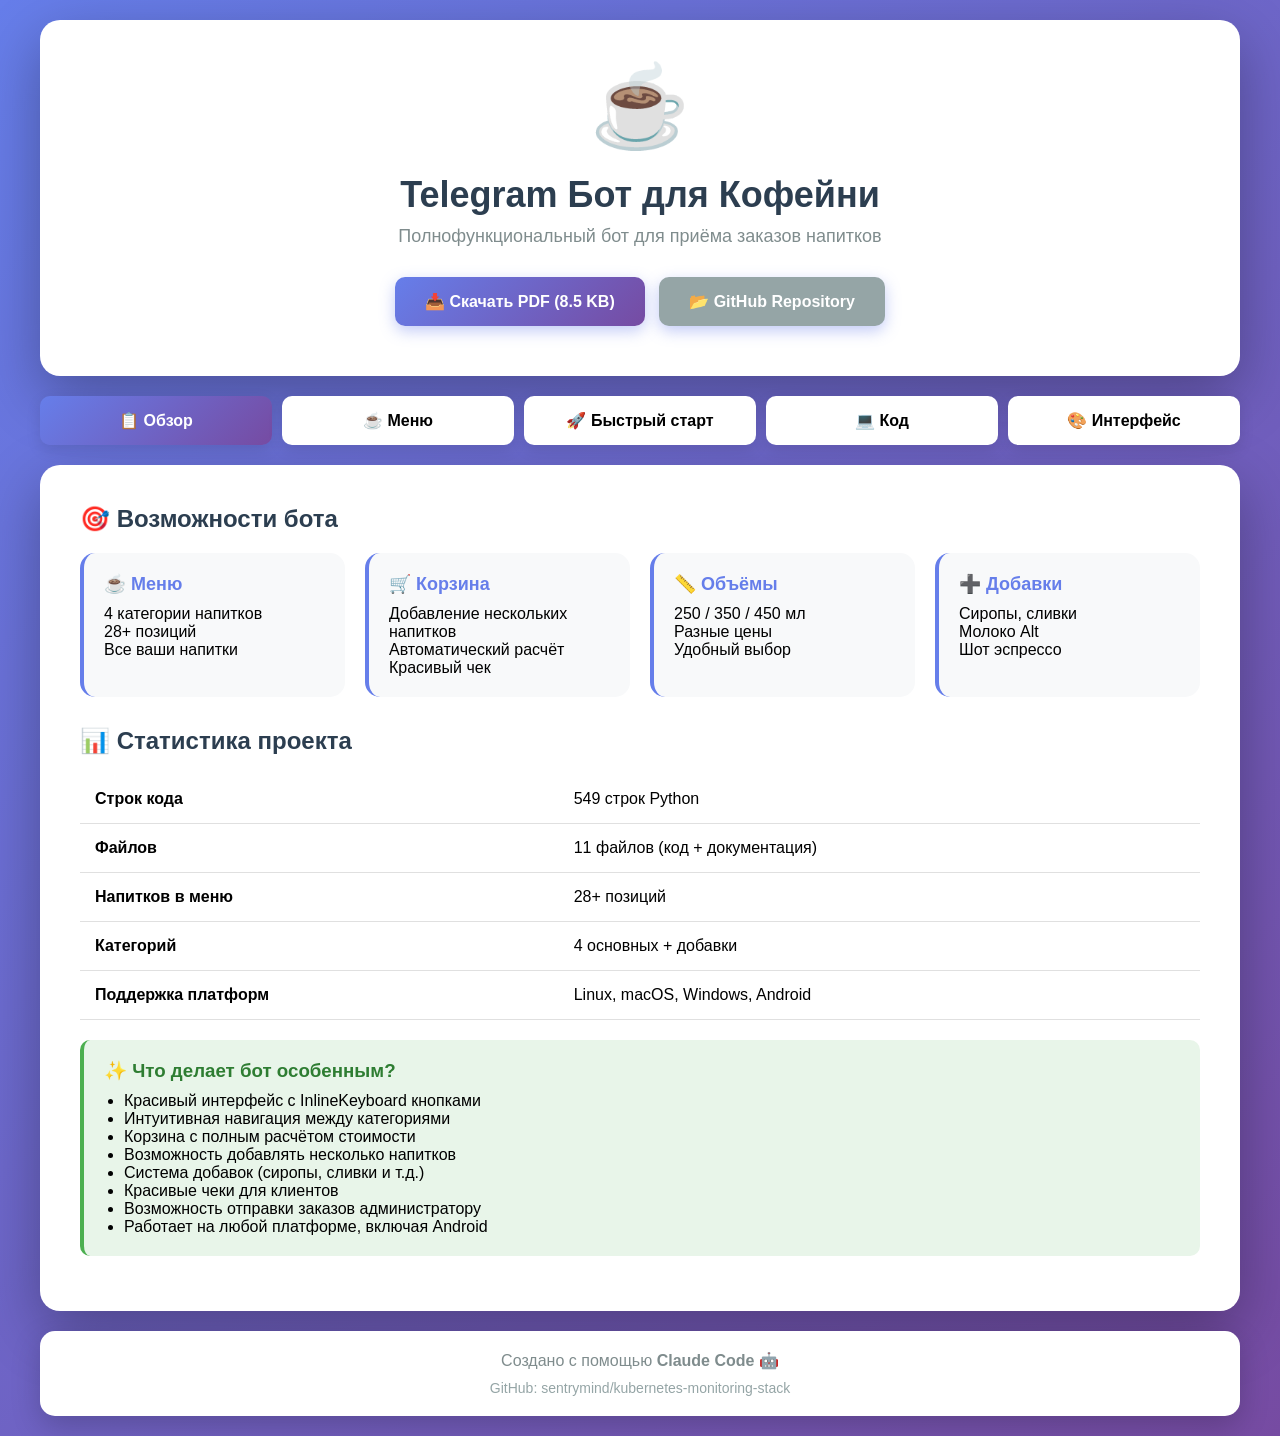
<file: agents/coffee-shop-bot/view_bot.html>
<!DOCTYPE html>
<html lang="ru">
<head>
    <meta charset="UTF-8">
    <meta name="viewport" content="width=device-width, initial-scale=1.0">
    <title>☕ Coffee Shop Bot - Telegram Бот для Кофейни</title>
    <style>
        * {
            margin: 0;
            padding: 0;
            box-sizing: border-box;
        }

        body {
            font-family: -apple-system, BlinkMacSystemFont, 'Segoe UI', Roboto, 'Helvetica Neue', Arial, sans-serif;
            background: linear-gradient(135deg, #667eea 0%, #764ba2 100%);
            min-height: 100vh;
            padding: 20px;
        }

        .container {
            max-width: 1200px;
            margin: 0 auto;
        }

        .header {
            background: white;
            border-radius: 20px;
            padding: 40px;
            margin-bottom: 20px;
            box-shadow: 0 20px 60px rgba(0,0,0,0.3);
            text-align: center;
        }

        .emoji-large {
            font-size: 80px;
            margin-bottom: 20px;
        }

        h1 {
            color: #2C3E50;
            font-size: 36px;
            margin-bottom: 10px;
        }

        .subtitle {
            color: #7f8c8d;
            font-size: 18px;
            margin-bottom: 20px;
        }

        .tabs {
            display: flex;
            gap: 10px;
            margin-bottom: 20px;
            flex-wrap: wrap;
        }

        .tab {
            flex: 1;
            min-width: 150px;
            padding: 15px 20px;
            background: white;
            border: none;
            border-radius: 10px;
            cursor: pointer;
            font-size: 16px;
            font-weight: bold;
            transition: all 0.3s;
            box-shadow: 0 5px 15px rgba(0,0,0,0.1);
        }

        .tab:hover {
            transform: translateY(-2px);
            box-shadow: 0 10px 25px rgba(0,0,0,0.2);
        }

        .tab.active {
            background: linear-gradient(135deg, #667eea 0%, #764ba2 100%);
            color: white;
        }

        .content {
            background: white;
            border-radius: 20px;
            padding: 40px;
            box-shadow: 0 20px 60px rgba(0,0,0,0.3);
            min-height: 400px;
        }

        .tab-content {
            display: none;
        }

        .tab-content.active {
            display: block;
            animation: fadeIn 0.5s;
        }

        @keyframes fadeIn {
            from { opacity: 0; transform: translateY(20px); }
            to { opacity: 1; transform: translateY(0); }
        }

        .feature-grid {
            display: grid;
            grid-template-columns: repeat(auto-fit, minmax(250px, 1fr));
            gap: 20px;
            margin: 20px 0;
        }

        .feature-card {
            background: #f8f9fa;
            padding: 20px;
            border-radius: 15px;
            border-left: 4px solid #667eea;
        }

        .feature-card h3 {
            color: #667eea;
            margin-bottom: 10px;
            font-size: 18px;
        }

        .menu-table {
            width: 100%;
            border-collapse: collapse;
            margin: 20px 0;
        }

        .menu-table th {
            background: #667eea;
            color: white;
            padding: 15px;
            text-align: left;
        }

        .menu-table td {
            padding: 15px;
            border-bottom: 1px solid #e0e0e0;
        }

        .menu-table tr:hover {
            background: #f8f9fa;
        }

        .code-block {
            background: #2d2d2d;
            color: #f8f8f2;
            padding: 20px;
            border-radius: 10px;
            overflow-x: auto;
            margin: 20px 0;
            font-family: 'Courier New', monospace;
        }

        .btn {
            display: inline-block;
            padding: 15px 30px;
            background: linear-gradient(135deg, #667eea 0%, #764ba2 100%);
            color: white;
            text-decoration: none;
            border-radius: 10px;
            font-weight: bold;
            margin: 10px 5px;
            transition: transform 0.2s;
            box-shadow: 0 5px 15px rgba(102, 126, 234, 0.4);
        }

        .btn:hover {
            transform: translateY(-2px);
            box-shadow: 0 10px 25px rgba(102, 126, 234, 0.6);
        }

        .btn-secondary {
            background: #95a5a6;
        }

        .step {
            background: #e8f5e9;
            padding: 20px;
            border-radius: 10px;
            margin: 15px 0;
            border-left: 4px solid #4caf50;
        }

        .step h3 {
            color: #2e7d32;
            margin-bottom: 10px;
        }

        .screenshot {
            background: #f8f9fa;
            padding: 20px;
            border-radius: 10px;
            margin: 20px 0;
            border: 2px dashed #667eea;
        }

        .price {
            color: #e74c3c;
            font-weight: bold;
            font-size: 18px;
        }

        .highlight {
            background: #fff3cd;
            padding: 2px 6px;
            border-radius: 4px;
        }

        @media (max-width: 768px) {
            .header {
                padding: 20px;
            }

            h1 {
                font-size: 24px;
            }

            .tabs {
                flex-direction: column;
            }

            .tab {
                width: 100%;
            }

            .content {
                padding: 20px;
            }
        }
    </style>
</head>
<body>
    <div class="container">
        <div class="header">
            <div class="emoji-large">☕</div>
            <h1>Telegram Бот для Кофейни</h1>
            <p class="subtitle">Полнофункциональный бот для приёма заказов напитков</p>

            <div style="margin-top: 20px;">
                <a href="https://github.com/sentrymind/kubernetes-monitoring-stack/raw/claude/scientific-sources-agent-011CUd7vAk9s6juvMG5bBi3H/agents/coffee-shop-bot/Coffee_Shop_Bot_Documentation.pdf"
                   class="btn" download>
                    📥 Скачать PDF (8.5 KB)
                </a>
                <a href="https://github.com/sentrymind/kubernetes-monitoring-stack/tree/claude/scientific-sources-agent-011CUd7vAk9s6juvMG5bBi3H/agents/coffee-shop-bot"
                   class="btn btn-secondary" target="_blank">
                    📂 GitHub Repository
                </a>
            </div>
        </div>

        <div class="tabs">
            <button class="tab active" onclick="showTab('overview')">📋 Обзор</button>
            <button class="tab" onclick="showTab('menu')">☕ Меню</button>
            <button class="tab" onclick="showTab('quickstart')">🚀 Быстрый старт</button>
            <button class="tab" onclick="showTab('code')">💻 Код</button>
            <button class="tab" onclick="showTab('interface')">🎨 Интерфейс</button>
        </div>

        <div class="content">
            <!-- Обзор -->
            <div id="overview" class="tab-content active">
                <h2 style="color: #2C3E50; margin-bottom: 20px;">🎯 Возможности бота</h2>

                <div class="feature-grid">
                    <div class="feature-card">
                        <h3>☕ Меню</h3>
                        <p>4 категории напитков<br>28+ позиций<br>Все ваши напитки</p>
                    </div>
                    <div class="feature-card">
                        <h3>🛒 Корзина</h3>
                        <p>Добавление нескольких напитков<br>Автоматический расчёт<br>Красивый чек</p>
                    </div>
                    <div class="feature-card">
                        <h3>📏 Объёмы</h3>
                        <p>250 / 350 / 450 мл<br>Разные цены<br>Удобный выбор</p>
                    </div>
                    <div class="feature-card">
                        <h3>➕ Добавки</h3>
                        <p>Сиропы, сливки<br>Молоко Alt<br>Шот эспрессо</p>
                    </div>
                </div>

                <h2 style="color: #2C3E50; margin: 30px 0 20px;">📊 Статистика проекта</h2>

                <table class="menu-table">
                    <tr>
                        <td><strong>Строк кода</strong></td>
                        <td>549 строк Python</td>
                    </tr>
                    <tr>
                        <td><strong>Файлов</strong></td>
                        <td>11 файлов (код + документация)</td>
                    </tr>
                    <tr>
                        <td><strong>Напитков в меню</strong></td>
                        <td>28+ позиций</td>
                    </tr>
                    <tr>
                        <td><strong>Категорий</strong></td>
                        <td>4 основных + добавки</td>
                    </tr>
                    <tr>
                        <td><strong>Поддержка платформ</strong></td>
                        <td>Linux, macOS, Windows, Android</td>
                    </tr>
                </table>

                <div class="step">
                    <h3>✨ Что делает бот особенным?</h3>
                    <ul style="margin-top: 10px; padding-left: 20px;">
                        <li>Красивый интерфейс с InlineKeyboard кнопками</li>
                        <li>Интуитивная навигация между категориями</li>
                        <li>Корзина с полным расчётом стоимости</li>
                        <li>Возможность добавлять несколько напитков</li>
                        <li>Система добавок (сиропы, сливки и т.д.)</li>
                        <li>Красивые чеки для клиентов</li>
                        <li>Возможность отправки заказов администратору</li>
                        <li>Работает на любой платформе, включая Android</li>
                    </ul>
                </div>
            </div>

            <!-- Меню -->
            <div id="menu" class="tab-content">
                <h2 style="color: #2C3E50; margin-bottom: 20px;">☕ Полное меню кофейни</h2>

                <h3 style="color: #667eea; margin: 20px 0;">☕ КЛАССИЧЕСКИЙ КОФЕ</h3>
                <table class="menu-table">
                    <thead>
                        <tr>
                            <th>Напиток</th>
                            <th>Объёмы</th>
                            <th>Цены</th>
                        </tr>
                    </thead>
                    <tbody>
                        <tr>
                            <td>Эспрессо</td>
                            <td>60мл</td>
                            <td><span class="price">199₽</span></td>
                        </tr>
                        <tr>
                            <td>Американо</td>
                            <td>250 / 350 / 450мл</td>
                            <td><span class="price">199₽ / 249₽ / 299₽</span></td>
                        </tr>
                        <tr>
                            <td>Капучино</td>
                            <td>350 / 450мл</td>
                            <td><span class="price">249₽ / 299₽</span></td>
                        </tr>
                        <tr>
                            <td>Латте</td>
                            <td>350 / 450мл</td>
                            <td><span class="price">249₽ / 299₽</span></td>
                        </tr>
                        <tr>
                            <td>Флэт уайт</td>
                            <td>250 / 350мл</td>
                            <td><span class="price">249₽ / 299₽</span></td>
                        </tr>
                        <tr>
                            <td>Кофе Раф</td>
                            <td>350 / 450мл</td>
                            <td><span class="price">299₽ / 349₽</span></td>
                        </tr>
                        <tr>
                            <td>Моккачино</td>
                            <td>350 / 450мл</td>
                            <td><span class="price">299₽ / 349₽</span></td>
                        </tr>
                    </tbody>
                </table>

                <h3 style="color: #667eea; margin: 20px 0;">🔥 ГОРЯЧИЕ НАПИТКИ</h3>
                <table class="menu-table">
                    <tbody>
                        <tr>
                            <td>Глинтвейн б/а</td>
                            <td>350 / 450мл</td>
                            <td><span class="price">219₽ / 249₽</span></td>
                        </tr>
                        <tr>
                            <td>Пунш облепиховый</td>
                            <td>350 / 450мл</td>
                            <td><span class="price">219₽ / 249₽</span></td>
                        </tr>
                        <tr>
                            <td>Пунш лимон-имбирь</td>
                            <td>350 / 450мл</td>
                            <td><span class="price">219₽ / 249₽</span></td>
                        </tr>
                        <tr>
                            <td>Пунш малина шиповник</td>
                            <td>350 / 450мл</td>
                            <td><span class="price">219₽ / 249₽</span></td>
                        </tr>
                        <tr>
                            <td>Пунш клюква можжевельник</td>
                            <td>350 / 450мл</td>
                            <td><span class="price">219₽ / 249₽</span></td>
                        </tr>
                    </tbody>
                </table>

                <h3 style="color: #667eea; margin: 20px 0;">⭐ АВТОРСКИЙ КОФЕ</h3>
                <table class="menu-table">
                    <tbody>
                        <tr>
                            <td>Раф булочка с малиной</td>
                            <td>350 / 450мл</td>
                            <td><span class="price">299₽ / 349₽</span></td>
                        </tr>
                        <tr>
                            <td>Раф халва</td>
                            <td>350 / 450мл</td>
                            <td><span class="price">299₽ / 349₽</span></td>
                        </tr>
                        <tr>
                            <td>Раф арахисовая нуга</td>
                            <td>350 / 450мл</td>
                            <td><span class="price">299₽ / 349₽</span></td>
                        </tr>
                        <tr>
                            <td>Раф медовый персик</td>
                            <td>350 / 450мл</td>
                            <td><span class="price">299₽ / 349₽</span></td>
                        </tr>
                        <tr>
                            <td>Латте соленая ириска</td>
                            <td>350 / 450мл</td>
                            <td><span class="price">299₽ / 349₽</span></td>
                        </tr>
                        <tr>
                            <td>Латте пряная груша</td>
                            <td>350 / 450мл</td>
                            <td><span class="price">299₽ / 349₽</span></td>
                        </tr>
                        <tr>
                            <td>Латте карамельный попкорн</td>
                            <td>350 / 450мл</td>
                            <td><span class="price">299₽ / 349₽</span></td>
                        </tr>
                        <tr>
                            <td>Горячий бамбл</td>
                            <td>350 / 450мл</td>
                            <td><span class="price">249₽ / 299₽</span></td>
                        </tr>
                    </tbody>
                </table>

                <h3 style="color: #667eea; margin: 20px 0;">🍵 НЕ КОФЕ</h3>
                <table class="menu-table">
                    <tbody>
                        <tr>
                            <td>Чай (чёрный/зелёный/фруктовый)</td>
                            <td>350мл</td>
                            <td><span class="price">99₽</span></td>
                        </tr>
                        <tr>
                            <td>Матча латте</td>
                            <td>350 / 450мл</td>
                            <td><span class="price">249₽ / 299₽</span></td>
                        </tr>
                        <tr>
                            <td>Какао</td>
                            <td>350 / 450мл</td>
                            <td><span class="price">219₽ / 249₽</span></td>
                        </tr>
                        <tr>
                            <td>Бэйбичино</td>
                            <td>250 / 350мл</td>
                            <td><span class="price">149₽ / 199₽</span></td>
                        </tr>
                        <tr>
                            <td>Горячий шоколад</td>
                            <td>250 / 350мл</td>
                            <td><span class="price">249₽ / 299₽</span></td>
                        </tr>
                        <tr>
                            <td>Молочный коктейль</td>
                            <td>350 / 450мл</td>
                            <td><span class="price">219₽ / 249₽</span></td>
                        </tr>
                    </tbody>
                </table>

                <h3 style="color: #667eea; margin: 20px 0;">➕ ДОБАВКИ</h3>
                <table class="menu-table">
                    <tbody>
                        <tr>
                            <td>Молоко Alt</td>
                            <td>80мл / 90мл / 100мл</td>
                            <td><span class="price">80₽ / 90₽ / 100₽</span></td>
                        </tr>
                        <tr>
                            <td>Кофе без кофеина</td>
                            <td>50мл / 70мл / 90мл</td>
                            <td><span class="price">50₽ / 70₽ / 90₽</span></td>
                        </tr>
                        <tr>
                            <td>Сироп</td>
                            <td>-</td>
                            <td><span class="price">51₽</span></td>
                        </tr>
                        <tr>
                            <td>Сливки</td>
                            <td>-</td>
                            <td><span class="price">51₽</span></td>
                        </tr>
                        <tr>
                            <td>Орехи</td>
                            <td>-</td>
                            <td><span class="price">51₽</span></td>
                        </tr>
                        <tr>
                            <td>Шот эспрессо</td>
                            <td>30мл</td>
                            <td><span class="price">99₽</span></td>
                        </tr>
                    </tbody>
                </table>
            </div>

            <!-- Быстрый старт -->
            <div id="quickstart" class="tab-content">
                <h2 style="color: #2C3E50; margin-bottom: 20px;">🚀 Быстрый старт</h2>

                <div class="step">
                    <h3>ШАГ 1: Создайте бота в Telegram (2 минуты)</h3>
                    <ol style="margin-top: 10px; padding-left: 20px;">
                        <li>Откройте <strong>@BotFather</strong> в Telegram</li>
                        <li>Отправьте команду: <span class="highlight">/newbot</span></li>
                        <li>Придумайте имя: <span class="highlight">Моя Кофейня</span></li>
                        <li>Придумайте username: <span class="highlight">my_coffee_shop_bot</span></li>
                        <li><strong>Скопируйте токен</strong> (будет выглядеть так: 123456:ABC-DEF...)</li>
                    </ol>
                </div>

                <div class="step">
                    <h3>ШАГ 2: Установите зависимости (30 секунд)</h3>
                    <div class="code-block">
cd agents/coffee-shop-bot
pip install python-telegram-bot
                    </div>
                </div>

                <div class="step">
                    <h3>ШАГ 3: Запустите бота (10 секунд)</h3>
                    <div class="code-block">
export TELEGRAM_BOT_TOKEN='ваш_токен_от_BotFather'
python coffee_bot.py
                    </div>
                    <p style="margin-top: 10px;">✅ Готово! Бот работает!</p>
                </div>

                <h3 style="color: #2C3E50; margin: 30px 0 20px;">📱 Запуск на Android (Termux)</h3>

                <div class="step">
                    <h3>Установка в Termux:</h3>
                    <div class="code-block">
# Обновление
pkg update && pkg upgrade -y

# Установка Python и Git
pkg install python git -y

# Клонирование
git clone https://github.com/sentrymind/kubernetes-monitoring-stack.git

# Переход в папку
cd kubernetes-monitoring-stack/agents/coffee-shop-bot

# Установка зависимостей
pip install python-telegram-bot

# Запуск
export TELEGRAM_BOT_TOKEN='ваш_токен'
python coffee_bot.py
                    </div>
                </div>

                <div style="background: #fff3cd; padding: 20px; border-radius: 10px; margin: 20px 0;">
                    <strong>💡 Совет:</strong> Termux для Android можно скачать из F-Droid:
                    <a href="https://f-droid.org/packages/com.termux/" target="_blank">f-droid.org/packages/com.termux/</a>
                </div>
            </div>

            <!-- Код -->
            <div id="code" class="tab-content">
                <h2 style="color: #2C3E50; margin-bottom: 20px;">💻 Структура кода</h2>

                <div class="feature-grid">
                    <div class="feature-card">
                        <h3>📄 coffee_bot.py</h3>
                        <p><strong>444 строки</strong><br>Основной код бота<br>Все обработчики</p>
                    </div>
                    <div class="feature-card">
                        <h3>📋 menu_data.py</h3>
                        <p><strong>105 строк</strong><br>Данные меню<br>Цены и объёмы</p>
                    </div>
                    <div class="feature-card">
                        <h3>📚 README.md</h3>
                        <p><strong>500+ строк</strong><br>Полная документация<br>Примеры</p>
                    </div>
                    <div class="feature-card">
                        <h3>⚡ start_bot.sh</h3>
                        <p><strong>Bash скрипт</strong><br>Автозапуск<br>Проверки</p>
                    </div>
                </div>

                <h3 style="color: #2C3E50; margin: 30px 0 20px;">Пример кода меню:</h3>

                <div class="code-block">
MENU = {
    "☕ КЛАССИЧЕСКИЙ КОФЕ": {
        "Эспрессо": {
            "volumes": {"60мл": 199}
        },
        "Американо": {
            "volumes": {
                "250мл": 199,
                "350мл": 249,
                "450мл": 299
            }
        },
        "Капучино": {
            "volumes": {
                "350мл": 249,
                "450мл": 299
            }
        }
        # ... и другие напитки
    }
}
                </div>

                <h3 style="color: #2C3E50; margin: 30px 0 20px;">📦 Файлы проекта:</h3>

                <table class="menu-table">
                    <thead>
                        <tr>
                            <th>Файл</th>
                            <th>Описание</th>
                            <th>Строк</th>
                        </tr>
                    </thead>
                    <tbody>
                        <tr>
                            <td>coffee_bot.py</td>
                            <td>Основной код бота</td>
                            <td>444</td>
                        </tr>
                        <tr>
                            <td>menu_data.py</td>
                            <td>Данные меню</td>
                            <td>105</td>
                        </tr>
                        <tr>
                            <td>README.md</td>
                            <td>Документация</td>
                            <td>500+</td>
                        </tr>
                        <tr>
                            <td>QUICKSTART.md</td>
                            <td>Быстрый старт</td>
                            <td>200+</td>
                        </tr>
                        <tr>
                            <td>INTERFACE.md</td>
                            <td>Описание интерфейса</td>
                            <td>400+</td>
                        </tr>
                        <tr>
                            <td>requirements.txt</td>
                            <td>Зависимости</td>
                            <td>10</td>
                        </tr>
                        <tr>
                            <td>start_bot.sh</td>
                            <td>Скрипт запуска</td>
                            <td>70</td>
                        </tr>
                    </tbody>
                </table>
            </div>

            <!-- Интерфейс -->
            <div id="interface" class="tab-content">
                <h2 style="color: #2C3E50; margin-bottom: 20px;">🎨 Интерфейс бота</h2>

                <div class="screenshot">
                    <h3 style="color: #667eea;">Главное меню:</h3>
                    <pre style="background: #f8f9fa; padding: 15px; border-radius: 8px; overflow-x: auto;">
┌─────────────────────────────────┐
│ ☕ Добро пожаловать в нашу      │
│    кофейню, Иван!               │
│                                 │
│ Выберите категорию напитков:    │
└─────────────────────────────────┘

┌─────────────────────────────────┐
│  ☕ КЛАССИЧЕСКИЙ КОФЕ           │
└─────────────────────────────────┘
┌─────────────────────────────────┐
│  🔥 ГОРЯЧИЕ НАПИТКИ             │
└─────────────────────────────────┘
┌─────────────────────────────────┐
│  ⭐ АВТОРСКИЙ КОФЕ              │
└─────────────────────────────────┘
┌─────────────────────────────────┐
│  🍵 НЕ КОФЕ                     │
└─────────────────────────────────┘
┌─────────────────────────────────┐
│  🛒 Корзина                     │
└─────────────────────────────────┘
                    </pre>
                </div>

                <div class="screenshot">
                    <h3 style="color: #667eea;">Выбор напитка:</h3>
                    <pre style="background: #f8f9fa; padding: 15px; border-radius: 8px; overflow-x: auto;">
┌─────────────────────────────────┐
│ ☕ КЛАССИЧЕСКИЙ КОФЕ            │
│                                 │
│ Выберите напиток:               │
└─────────────────────────────────┘

┌─────────────────────────────────┐
│  Американо - от 199₽           │
└─────────────────────────────────┘
┌─────────────────────────────────┐
│  Капучино - от 249₽            │
└─────────────────────────────────┘
┌─────────────────────────────────┐
│  Латте - от 249₽               │
└─────────────────────────────────┘

┌────────────────┬────────────────┐
│  ⬅️ Назад      │  🛒 Корзина    │
└────────────────┴────────────────┘
                    </pre>
                </div>

                <div class="screenshot">
                    <h3 style="color: #667eea;">Корзина с заказом:</h3>
                    <pre style="background: #f8f9fa; padding: 15px; border-radius: 8px; overflow-x: auto;">
┌─────────────────────────────────┐
│ 🛒 Ваш заказ:                   │
│                                 │
│ 1. Капучино 350мл               │
│    + Сироп                      │
│    + Сливки                     │
│    💰 351₽                      │
│                                 │
│ 2. Американо 450мл              │
│    💰 299₽                      │
│                                 │
│ ━━━━━━━━━━━━━━━                │
│ 📊 Итого: 650₽                 │
└─────────────────────────────────┘

┌─────────────────────────────────┐
│  ✅ Оформить заказ              │
└─────────────────────────────────┘
┌─────────────────────────────────┐
│  🗑 Очистить корзину            │
└─────────────────────────────────┘
                    </pre>
                </div>

                <div class="screenshot">
                    <h3 style="color: #667eea;">Подтверждение заказа:</h3>
                    <pre style="background: #f8f9fa; padding: 15px; border-radius: 8px; overflow-x: auto;">
┌─────────────────────────────────┐
│ 🎉 Заказ оформлен!              │
│                                 │
│ 👤 Клиент: Иван                 │
│ 🆔 ID: 123456789                │
│                                 │
│ 📋 Заказ:                       │
│                                 │
│ 1. Капучино 350мл               │
│    Добавки:                     │
│    • Сироп                      │
│    • Сливки                     │
│    💰 351₽                      │
│                                 │
│ 2. Американо 450мл              │
│    💰 299₽                      │
│                                 │
│ ━━━━━━━━━━━━━━━                │
│ 📊 ИТОГО: 650₽                 │
│                                 │
│ ✅ Ваш заказ принят!            │
│ ⏰ Ожидайте приготовления       │
└─────────────────────────────────┘
                    </pre>
                </div>

                <div style="background: #e8f5e9; padding: 20px; border-radius: 10px; margin: 20px 0;">
                    <h3 style="color: #2e7d32; margin-top: 0;">✨ Особенности интерфейса:</h3>
                    <ul style="padding-left: 20px;">
                        <li>Большие удобные кнопки</li>
                        <li>Эмодзи для визуального разделения</li>
                        <li>Цены сразу видны</li>
                        <li>Минимум шагов до заказа</li>
                        <li>Всегда видна кнопка "Назад"</li>
                        <li>Корзина доступна везде</li>
                        <li>Красивые чеки для клиентов</li>
                    </ul>
                </div>
            </div>
        </div>

        <div style="text-align: center; margin-top: 20px; padding: 20px; background: white; border-radius: 15px; box-shadow: 0 10px 30px rgba(0,0,0,0.2);">
            <p style="color: #7f8c8d;">Создано с помощью <strong>Claude Code</strong> 🤖</p>
            <p style="color: #95a5a6; font-size: 14px; margin-top: 10px;">
                GitHub: sentrymind/kubernetes-monitoring-stack
            </p>
        </div>
    </div>

    <script>
        function showTab(tabName) {
            // Скрыть все табы
            const contents = document.querySelectorAll('.tab-content');
            contents.forEach(content => content.classList.remove('active'));

            // Убрать активный класс у всех кнопок
            const tabs = document.querySelectorAll('.tab');
            tabs.forEach(tab => tab.classList.remove('active'));

            // Показать выбранный таб
            document.getElementById(tabName).classList.add('active');

            // Добавить активный класс к кнопке
            event.target.classList.add('active');
        }
    </script>
</body>
</html>
</file>
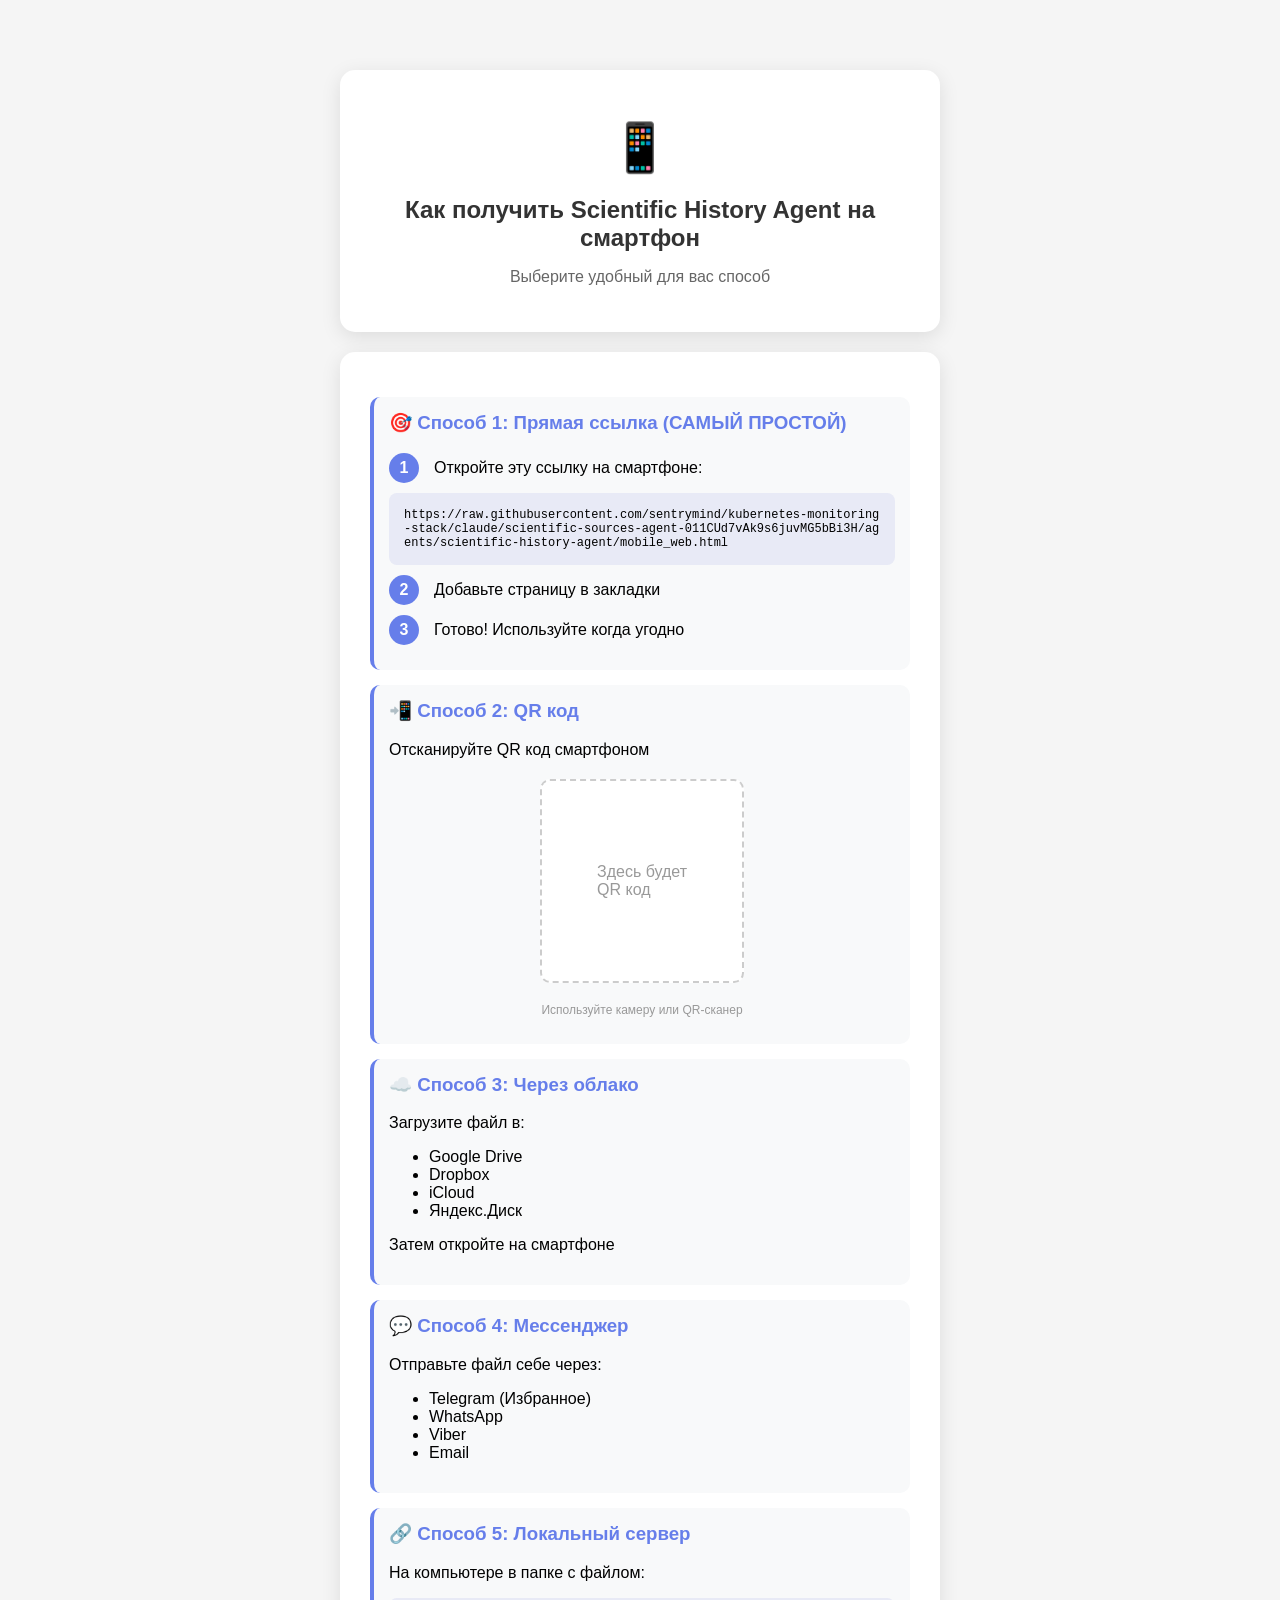
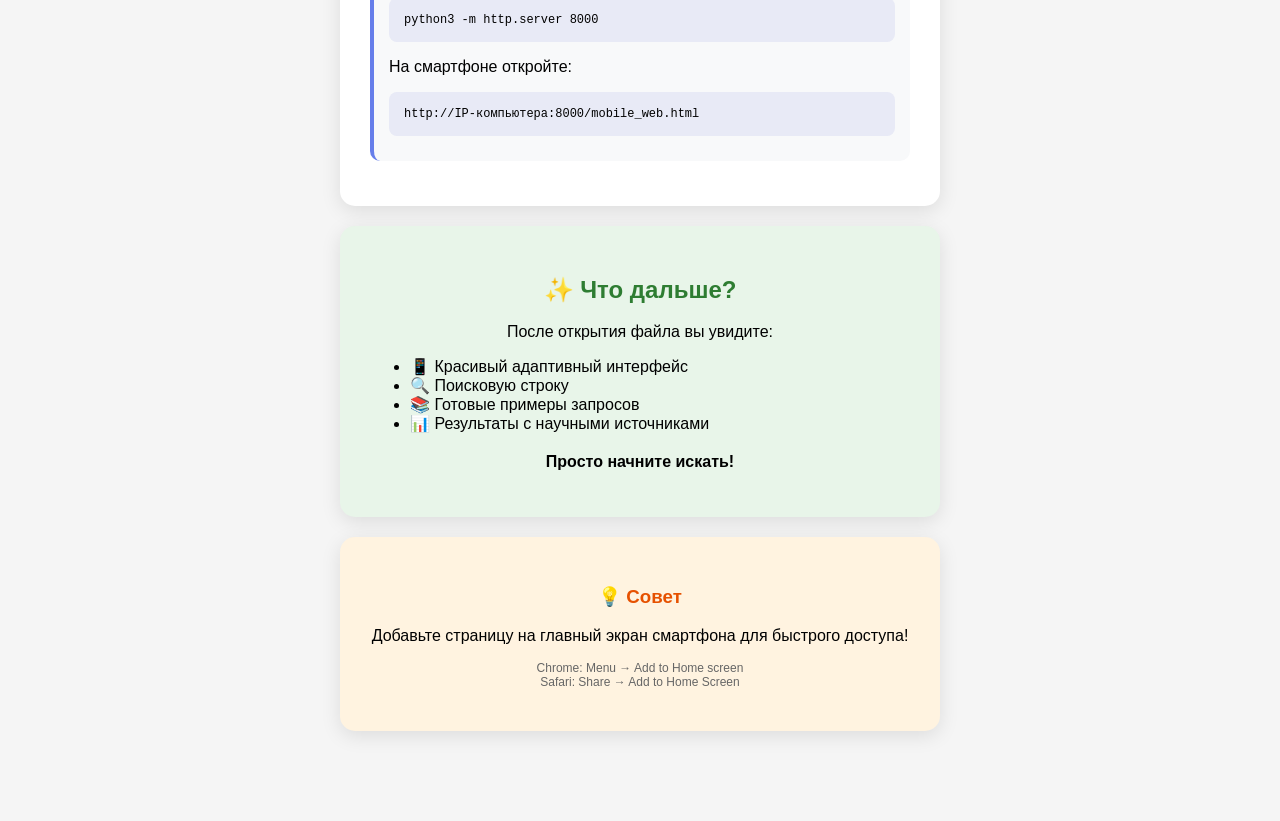
<file: agents/scientific-history-agent/how_to_get.html>
<!DOCTYPE html>
<html lang="ru">
<head>
    <meta charset="UTF-8">
    <meta name="viewport" content="width=device-width, initial-scale=1.0">
    <title>Как получить на смартфон</title>
    <style>
        body {
            font-family: -apple-system, BlinkMacSystemFont, 'Segoe UI', Roboto, sans-serif;
            max-width: 600px;
            margin: 50px auto;
            padding: 20px;
            background: #f5f5f5;
        }
        .card {
            background: white;
            border-radius: 15px;
            padding: 30px;
            box-shadow: 0 5px 20px rgba(0,0,0,0.1);
            margin-bottom: 20px;
        }
        h1 {
            color: #333;
            text-align: center;
            font-size: 24px;
        }
        .method {
            background: #f8f9fa;
            padding: 15px;
            border-radius: 10px;
            margin: 15px 0;
            border-left: 4px solid #667eea;
        }
        .method h3 {
            margin-top: 0;
            color: #667eea;
        }
        .link-box {
            background: #e8eaf6;
            padding: 15px;
            border-radius: 8px;
            word-break: break-all;
            font-family: monospace;
            font-size: 12px;
            margin: 10px 0;
        }
        .button {
            display: block;
            width: 100%;
            padding: 15px;
            background: linear-gradient(135deg, #667eea 0%, #764ba2 100%);
            color: white;
            text-align: center;
            text-decoration: none;
            border-radius: 10px;
            font-weight: bold;
            margin: 10px 0;
        }
        .qr-placeholder {
            width: 200px;
            height: 200px;
            background: white;
            border: 2px dashed #ccc;
            border-radius: 10px;
            margin: 20px auto;
            display: flex;
            align-items: center;
            justify-content: center;
            color: #999;
        }
        .emoji {
            font-size: 48px;
            text-align: center;
            margin: 20px 0;
        }
        .step {
            display: flex;
            align-items: center;
            margin: 10px 0;
        }
        .step-number {
            background: #667eea;
            color: white;
            width: 30px;
            height: 30px;
            border-radius: 50%;
            display: flex;
            align-items: center;
            justify-content: center;
            font-weight: bold;
            margin-right: 15px;
            flex-shrink: 0;
        }
    </style>
</head>
<body>
    <div class="card">
        <div class="emoji">📱</div>
        <h1>Как получить Scientific History Agent на смартфон</h1>
        <p style="text-align: center; color: #666;">Выберите удобный для вас способ</p>
    </div>

    <div class="card">
        <div class="method">
            <h3>🎯 Способ 1: Прямая ссылка (САМЫЙ ПРОСТОЙ)</h3>

            <div class="step">
                <div class="step-number">1</div>
                <div>Откройте эту ссылку на смартфоне:</div>
            </div>

            <div class="link-box">
https://raw.githubusercontent.com/sentrymind/kubernetes-monitoring-stack/claude/scientific-sources-agent-011CUd7vAk9s6juvMG5bBi3H/agents/scientific-history-agent/mobile_web.html
            </div>

            <div class="step">
                <div class="step-number">2</div>
                <div>Добавьте страницу в закладки</div>
            </div>

            <div class="step">
                <div class="step-number">3</div>
                <div>Готово! Используйте когда угодно</div>
            </div>
        </div>

        <div class="method">
            <h3>📲 Способ 2: QR код</h3>
            <p>Отсканируйте QR код смартфоном</p>
            <div class="qr-placeholder">
                Здесь будет<br>QR код
            </div>
            <p style="text-align: center; font-size: 12px; color: #999;">
                Используйте камеру или QR-сканер
            </p>
        </div>

        <div class="method">
            <h3>☁️ Способ 3: Через облако</h3>
            <p>Загрузите файл в:</p>
            <ul>
                <li>Google Drive</li>
                <li>Dropbox</li>
                <li>iCloud</li>
                <li>Яндекс.Диск</li>
            </ul>
            <p>Затем откройте на смартфоне</p>
        </div>

        <div class="method">
            <h3>💬 Способ 4: Мессенджер</h3>
            <p>Отправьте файл себе через:</p>
            <ul>
                <li>Telegram (Избранное)</li>
                <li>WhatsApp</li>
                <li>Viber</li>
                <li>Email</li>
            </ul>
        </div>

        <div class="method">
            <h3>🔗 Способ 5: Локальный сервер</h3>
            <p>На компьютере в папке с файлом:</p>
            <div class="link-box">
python3 -m http.server 8000
            </div>
            <p>На смартфоне откройте:</p>
            <div class="link-box">
http://IP-компьютера:8000/mobile_web.html
            </div>
        </div>
    </div>

    <div class="card" style="background: #e8f5e9;">
        <h2 style="color: #2e7d32; text-align: center;">✨ Что дальше?</h2>
        <p style="text-align: center;">После открытия файла вы увидите:</p>
        <ul>
            <li>📱 Красивый адаптивный интерфейс</li>
            <li>🔍 Поисковую строку</li>
            <li>📚 Готовые примеры запросов</li>
            <li>📊 Результаты с научными источниками</li>
        </ul>
        <p style="text-align: center; margin-top: 20px;">
            <strong>Просто начните искать!</strong>
        </p>
    </div>

    <div class="card" style="text-align: center; background: #fff3e0;">
        <h3 style="color: #e65100;">💡 Совет</h3>
        <p>Добавьте страницу на главный экран смартфона для быстрого доступа!</p>
        <p style="font-size: 12px; color: #666; margin-top: 15px;">
            Chrome: Menu → Add to Home screen<br>
            Safari: Share → Add to Home Screen
        </p>
    </div>
</body>
</html>
</file>
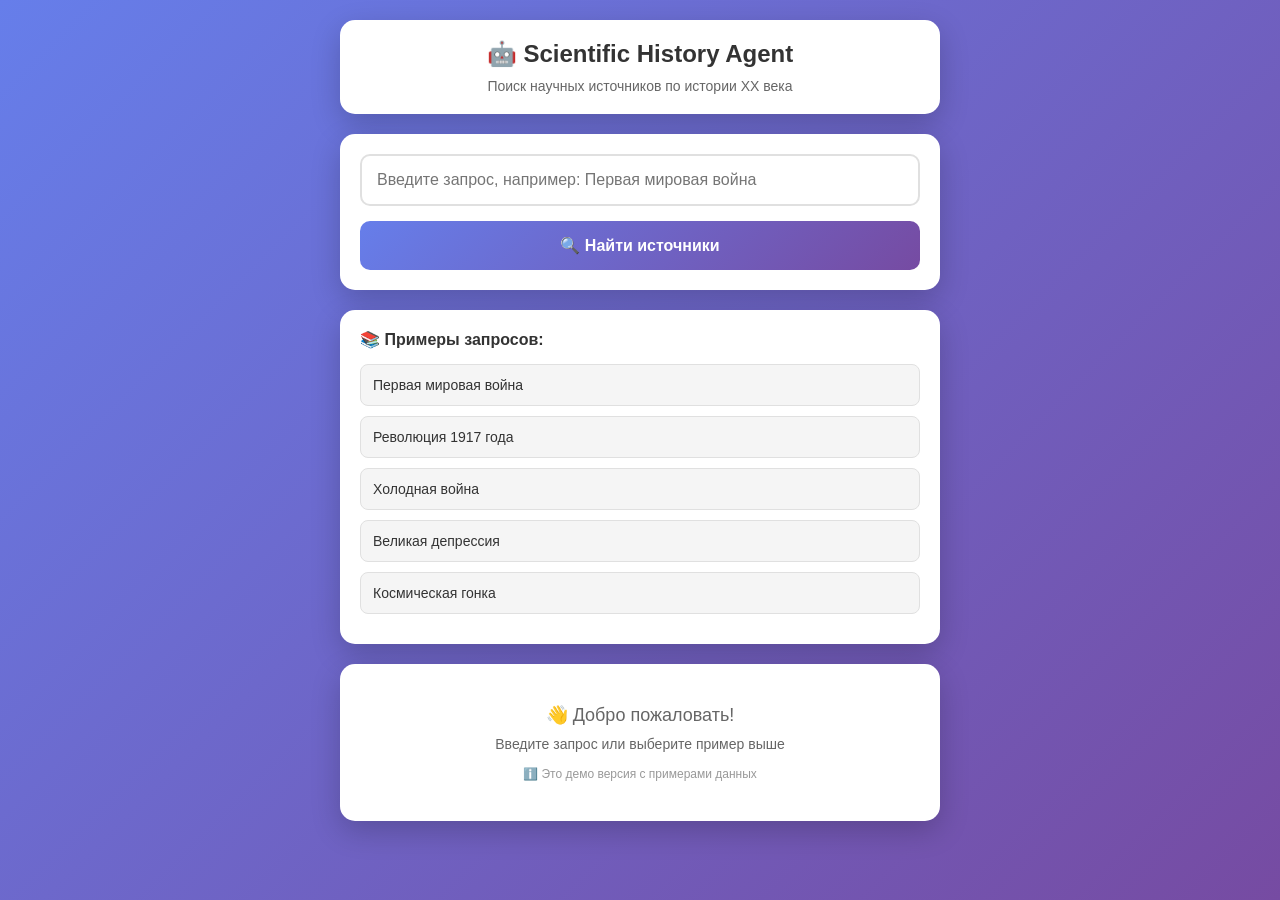
<file: agents/scientific-history-agent/mobile_web.html>
<!DOCTYPE html>
<html lang="ru">
<head>
    <meta charset="UTF-8">
    <meta name="viewport" content="width=device-width, initial-scale=1.0">
    <title>Scientific History Agent - Мобильная версия</title>
    <style>
        * {
            margin: 0;
            padding: 0;
            box-sizing: border-box;
        }

        body {
            font-family: -apple-system, BlinkMacSystemFont, 'Segoe UI', Roboto, 'Helvetica Neue', Arial, sans-serif;
            background: linear-gradient(135deg, #667eea 0%, #764ba2 100%);
            min-height: 100vh;
            padding: 20px;
        }

        .container {
            max-width: 600px;
            margin: 0 auto;
        }

        .header {
            background: white;
            border-radius: 15px;
            padding: 20px;
            margin-bottom: 20px;
            box-shadow: 0 10px 30px rgba(0, 0, 0, 0.2);
            text-align: center;
        }

        .header h1 {
            font-size: 24px;
            color: #333;
            margin-bottom: 10px;
        }

        .header p {
            color: #666;
            font-size: 14px;
        }

        .search-box {
            background: white;
            border-radius: 15px;
            padding: 20px;
            margin-bottom: 20px;
            box-shadow: 0 10px 30px rgba(0, 0, 0, 0.2);
        }

        .search-input {
            width: 100%;
            padding: 15px;
            border: 2px solid #e0e0e0;
            border-radius: 10px;
            font-size: 16px;
            margin-bottom: 15px;
            transition: border-color 0.3s;
        }

        .search-input:focus {
            outline: none;
            border-color: #667eea;
        }

        .search-btn {
            width: 100%;
            padding: 15px;
            background: linear-gradient(135deg, #667eea 0%, #764ba2 100%);
            color: white;
            border: none;
            border-radius: 10px;
            font-size: 16px;
            font-weight: bold;
            cursor: pointer;
            transition: transform 0.2s;
        }

        .search-btn:active {
            transform: scale(0.95);
        }

        .search-btn:disabled {
            opacity: 0.5;
            cursor: not-allowed;
        }

        .results {
            background: white;
            border-radius: 15px;
            padding: 20px;
            margin-bottom: 20px;
            box-shadow: 0 10px 30px rgba(0, 0, 0, 0.2);
        }

        .result-item {
            border-bottom: 1px solid #e0e0e0;
            padding: 15px 0;
        }

        .result-item:last-child {
            border-bottom: none;
        }

        .result-title {
            font-size: 16px;
            font-weight: bold;
            color: #333;
            margin-bottom: 8px;
        }

        .result-meta {
            font-size: 13px;
            color: #666;
            margin-bottom: 5px;
        }

        .result-abstract {
            font-size: 14px;
            color: #555;
            line-height: 1.5;
            margin-top: 10px;
        }

        .badge {
            display: inline-block;
            padding: 4px 10px;
            border-radius: 15px;
            font-size: 12px;
            margin-right: 5px;
            margin-top: 5px;
        }

        .badge-year {
            background: #e3f2fd;
            color: #1976d2;
        }

        .badge-db {
            background: #f3e5f5;
            color: #7b1fa2;
        }

        .badge-score {
            background: #fff3e0;
            color: #e65100;
        }

        .loading {
            text-align: center;
            padding: 30px;
            color: #666;
        }

        .spinner {
            border: 3px solid #f3f3f3;
            border-top: 3px solid #667eea;
            border-radius: 50%;
            width: 40px;
            height: 40px;
            animation: spin 1s linear infinite;
            margin: 0 auto 15px;
        }

        @keyframes spin {
            0% { transform: rotate(0deg); }
            100% { transform: rotate(360deg); }
        }

        .examples {
            background: white;
            border-radius: 15px;
            padding: 20px;
            margin-bottom: 20px;
            box-shadow: 0 10px 30px rgba(0, 0, 0, 0.2);
        }

        .examples h3 {
            font-size: 16px;
            color: #333;
            margin-bottom: 15px;
        }

        .example-btn {
            display: block;
            width: 100%;
            padding: 12px;
            margin-bottom: 10px;
            background: #f5f5f5;
            border: 1px solid #e0e0e0;
            border-radius: 8px;
            color: #333;
            text-align: left;
            font-size: 14px;
            cursor: pointer;
            transition: background 0.2s;
        }

        .example-btn:active {
            background: #e0e0e0;
        }

        .hidden {
            display: none;
        }

        .error {
            background: #ffebee;
            color: #c62828;
            padding: 15px;
            border-radius: 10px;
            margin-bottom: 15px;
        }
    </style>
</head>
<body>
    <div class="container">
        <div class="header">
            <h1>🤖 Scientific History Agent</h1>
            <p>Поиск научных источников по истории XX века</p>
        </div>

        <div class="search-box">
            <input
                type="text"
                class="search-input"
                id="searchInput"
                placeholder="Введите запрос, например: Первая мировая война"
            >
            <button class="search-btn" id="searchBtn" onclick="performSearch()">
                🔍 Найти источники
            </button>
        </div>

        <div class="examples">
            <h3>📚 Примеры запросов:</h3>
            <button class="example-btn" onclick="setQuery('Первая мировая война')">Первая мировая война</button>
            <button class="example-btn" onclick="setQuery('Революция 1917 года')">Революция 1917 года</button>
            <button class="example-btn" onclick="setQuery('Холодная война')">Холодная война</button>
            <button class="example-btn" onclick="setQuery('Великая депрессия')">Великая депрессия</button>
            <button class="example-btn" onclick="setQuery('Космическая гонка')">Космическая гонка</button>
        </div>

        <div id="results" class="hidden"></div>
    </div>

    <script>
        // Демо данные (офлайн режим)
        const demoResults = [
            {
                title: "The Origins of the First World War",
                authors: ["James Joll", "Gordon Martel"],
                year: 1992,
                source: "Cambridge University Press",
                abstract: "Это классическое исследование рассматривает причины Первой мировой войны, анализируя сложную сеть союзов, милитаризма и национализма.",
                url: "https://doi.org/10.1017/CBO9780511608568",
                relevance_score: 0.95,
                database: "CrossRef"
            },
            {
                title: "Russia in Revolution: An Empire in Crisis, 1890 to 1928",
                authors: ["S. A. Smith"],
                year: 1917,
                source: "Oxford University Press",
                abstract: "Всестороннее исследование российской революции, охватывающее период от падения царизма до установления сталинского режима.",
                url: "https://doi.org/10.1093/acprof:oso/9780199214426.001.0001",
                relevance_score: 0.93,
                database: "Semantic Scholar"
            },
            {
                title: "The Cold War: A New History",
                authors: ["John Lewis Gaddis"],
                year: 1947,
                source: "Penguin Press",
                abstract: "Новый взгляд на Холодную войну, основанный на недавно рассекреченных архивных материалах из США, России и Китая.",
                url: "https://www.penguinrandomhouse.com/books/301359/",
                relevance_score: 0.89,
                database: "Semantic Scholar"
            },
            {
                title: "The Great Depression: An International Disaster",
                authors: ["Thomas E. Hall", "J. David Ferguson"],
                year: 1998,
                source: "University of Michigan Press",
                abstract: "Анализ экономических политик, которые привели к Великой депрессии 1929-1939 годов и их международных последствий.",
                url: "https://doi.org/10.3998/mpub.15738",
                relevance_score: 0.91,
                database: "CrossRef"
            },
            {
                title: "The Space Race: The Cold War Rivalry",
                authors: ["Deborah Cadbury"],
                year: 1957,
                source: "Harper Collins",
                abstract: "История космической гонки между США и СССР, включая первый спутник, первого человека в космосе и высадку на Луну.",
                url: "https://www.harpercollins.com/",
                relevance_score: 0.88,
                database: "CrossRef"
            }
        ];

        function setQuery(query) {
            document.getElementById('searchInput').value = query;
        }

        function performSearch() {
            const query = document.getElementById('searchInput').value.trim();

            if (!query) {
                alert('Пожалуйста, введите поисковый запрос');
                return;
            }

            const resultsDiv = document.getElementById('results');
            const searchBtn = document.getElementById('searchBtn');

            // Показываем загрузку
            searchBtn.disabled = true;
            searchBtn.textContent = '⏳ Поиск...';
            resultsDiv.className = 'results';
            resultsDiv.innerHTML = `
                <div class="loading">
                    <div class="spinner"></div>
                    <p>Поиск в научных базах данных...</p>
                </div>
            `;

            // Симулируем поиск (в демо режиме)
            setTimeout(() => {
                displayResults(filterResults(query));
                searchBtn.disabled = false;
                searchBtn.textContent = '🔍 Найти источники';
            }, 1500);
        }

        function filterResults(query) {
            // Простая фильтрация демо-данных
            const lowerQuery = query.toLowerCase();

            if (lowerQuery.includes('война') || lowerQuery.includes('war')) {
                return demoResults.filter(r =>
                    r.title.toLowerCase().includes('war') ||
                    r.title.toLowerCase().includes('войн')
                );
            } else if (lowerQuery.includes('революц') || lowerQuery.includes('revolution')) {
                return demoResults.filter(r =>
                    r.title.toLowerCase().includes('revolution') ||
                    r.title.toLowerCase().includes('russia')
                );
            } else if (lowerQuery.includes('депресс') || lowerQuery.includes('depression')) {
                return demoResults.filter(r =>
                    r.title.toLowerCase().includes('depression')
                );
            } else if (lowerQuery.includes('космос') || lowerQuery.includes('space')) {
                return demoResults.filter(r =>
                    r.title.toLowerCase().includes('space')
                );
            }

            return demoResults;
        }

        function displayResults(results) {
            const resultsDiv = document.getElementById('results');

            if (results.length === 0) {
                resultsDiv.innerHTML = `
                    <div class="error">
                        ❌ Результатов не найдено. Попробуйте другой запрос.
                    </div>
                `;
                return;
            }

            let html = `<h3 style="margin-bottom: 15px; color: #333;">✅ Найдено ${results.length} источников</h3>`;

            results.forEach((result, index) => {
                html += `
                    <div class="result-item">
                        <div class="result-title">${index + 1}. ${result.title}</div>
                        <div class="result-meta">
                            👤 ${result.authors.join(', ')}
                        </div>
                        <div>
                            <span class="badge badge-year">📅 ${result.year}</span>
                            <span class="badge badge-db">🗄️ ${result.database}</span>
                            <span class="badge badge-score">⭐ ${result.relevance_score.toFixed(2)}</span>
                        </div>
                        <div class="result-abstract">${result.abstract}</div>
                        <div style="margin-top: 10px;">
                            <a href="${result.url}" target="_blank" style="color: #667eea; text-decoration: none; font-size: 13px;">
                                🔗 Открыть источник →
                            </a>
                        </div>
                    </div>
                `;
            });

            resultsDiv.innerHTML = html;
        }

        // Поиск по Enter
        document.getElementById('searchInput').addEventListener('keypress', function(e) {
            if (e.key === 'Enter') {
                performSearch();
            }
        });

        // Показываем подсказку при первом открытии
        window.addEventListener('load', function() {
            const resultsDiv = document.getElementById('results');
            resultsDiv.className = 'results';
            resultsDiv.innerHTML = `
                <div style="text-align: center; padding: 20px; color: #666;">
                    <p style="font-size: 18px; margin-bottom: 10px;">👋 Добро пожаловать!</p>
                    <p style="font-size: 14px;">Введите запрос или выберите пример выше</p>
                    <p style="font-size: 12px; margin-top: 15px; color: #999;">
                        ℹ️ Это демо версия с примерами данных
                    </p>
                </div>
            `;
        });
    </script>
</body>
</html>
</file>
